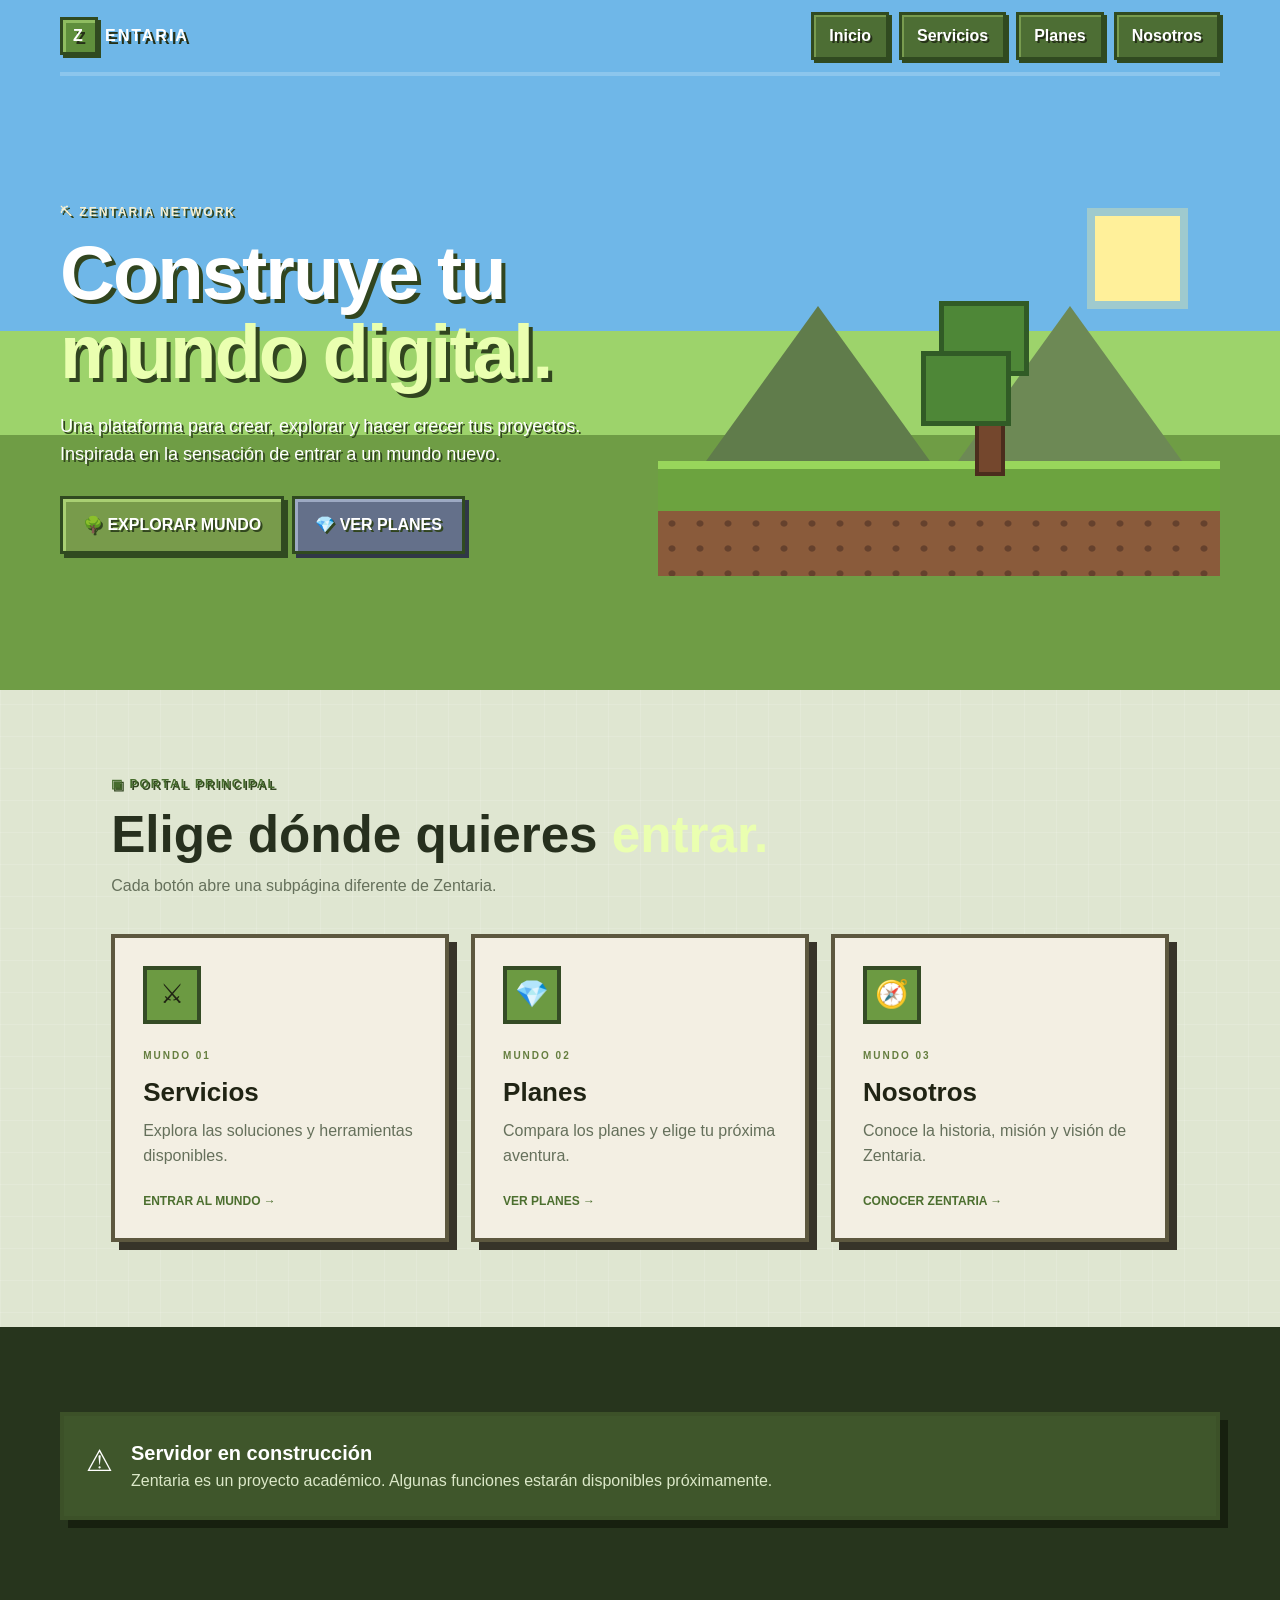
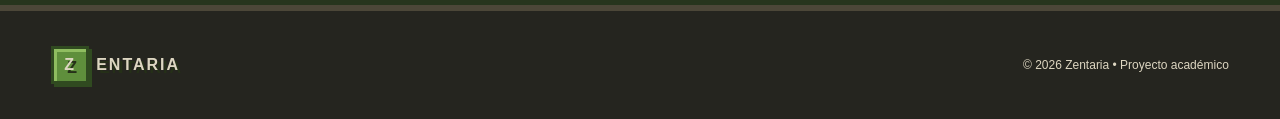
<file: index.html>
<!doctype html><html lang="es"><head><meta charset="UTF-8"><meta name="viewport" content="width=device-width,initial-scale=1"><title>Zentaria • Mundo Digital</title><link rel="stylesheet" href="style.css"></head><body class="mc"><header class="hero-wrap"><nav><a class="logo" href="index.html"><b>Z</b>ENTARIA</a><button id="menu">☰</button><div id="links"><a href="index.html">Inicio</a><a href="servidores.html">Servicios</a><a href="planes.html">Planes</a><a href="nosotros.html">Nosotros</a></div></nav><section class="hero"><div><p class="eyebrow">⛏ ZENTARIA NETWORK</p><h1>Construye tu <span>mundo digital.</span></h1><p class="lead">Una plataforma para crear, explorar y hacer crecer tus proyectos. Inspirada en la sensación de entrar a un mundo nuevo.</p><a class="mc-btn" href="servidores.html">🌳 EXPLORAR MUNDO</a><a class="mc-btn secondary" href="planes.html">💎 VER PLANES</a></div><div class="minecraft-scene"><div class="sun"></div><div class="mountain m1"></div><div class="mountain m2"></div><div class="grass"></div><div class="dirt"></div><div class="tree"><i></i><b></b></div></div></section></header><main><section class="section"><p class="eyebrow green">▣ PORTAL PRINCIPAL</p><h2>Elige dónde quieres <span>entrar.</span></h2><p class="muted">Cada botón abre una subpágina diferente de Zentaria.</p><div class="world-grid"><a class="world-card" href="servidores.html"><span>⚔</span><small>MUNDO 01</small><h3>Servicios</h3><p>Explora las soluciones y herramientas disponibles.</p><b>ENTRAR AL MUNDO →</b></a><a class="world-card" href="planes.html"><span>💎</span><small>MUNDO 02</small><h3>Planes</h3><p>Compara los planes y elige tu próxima aventura.</p><b>VER PLANES →</b></a><a class="world-card" href="nosotros.html"><span>🧭</span><small>MUNDO 03</small><h3>Nosotros</h3><p>Conoce la historia, misión y visión de Zentaria.</p><b>CONOCER ZENTARIA →</b></a></div></section><section class="section dark-panel"><div class="notice"><span>⚠</span><div><strong>Servidor en construcción</strong><p>Zentaria es un proyecto académico. Algunas funciones estarán disponibles próximamente.</p></div></div></section></main><footer><span class="logo"><b>Z</b>ENTARIA</span><p>© 2026 Zentaria • Proyecto académico</p></footer><script src="script.js"></script></body></html>
</file>
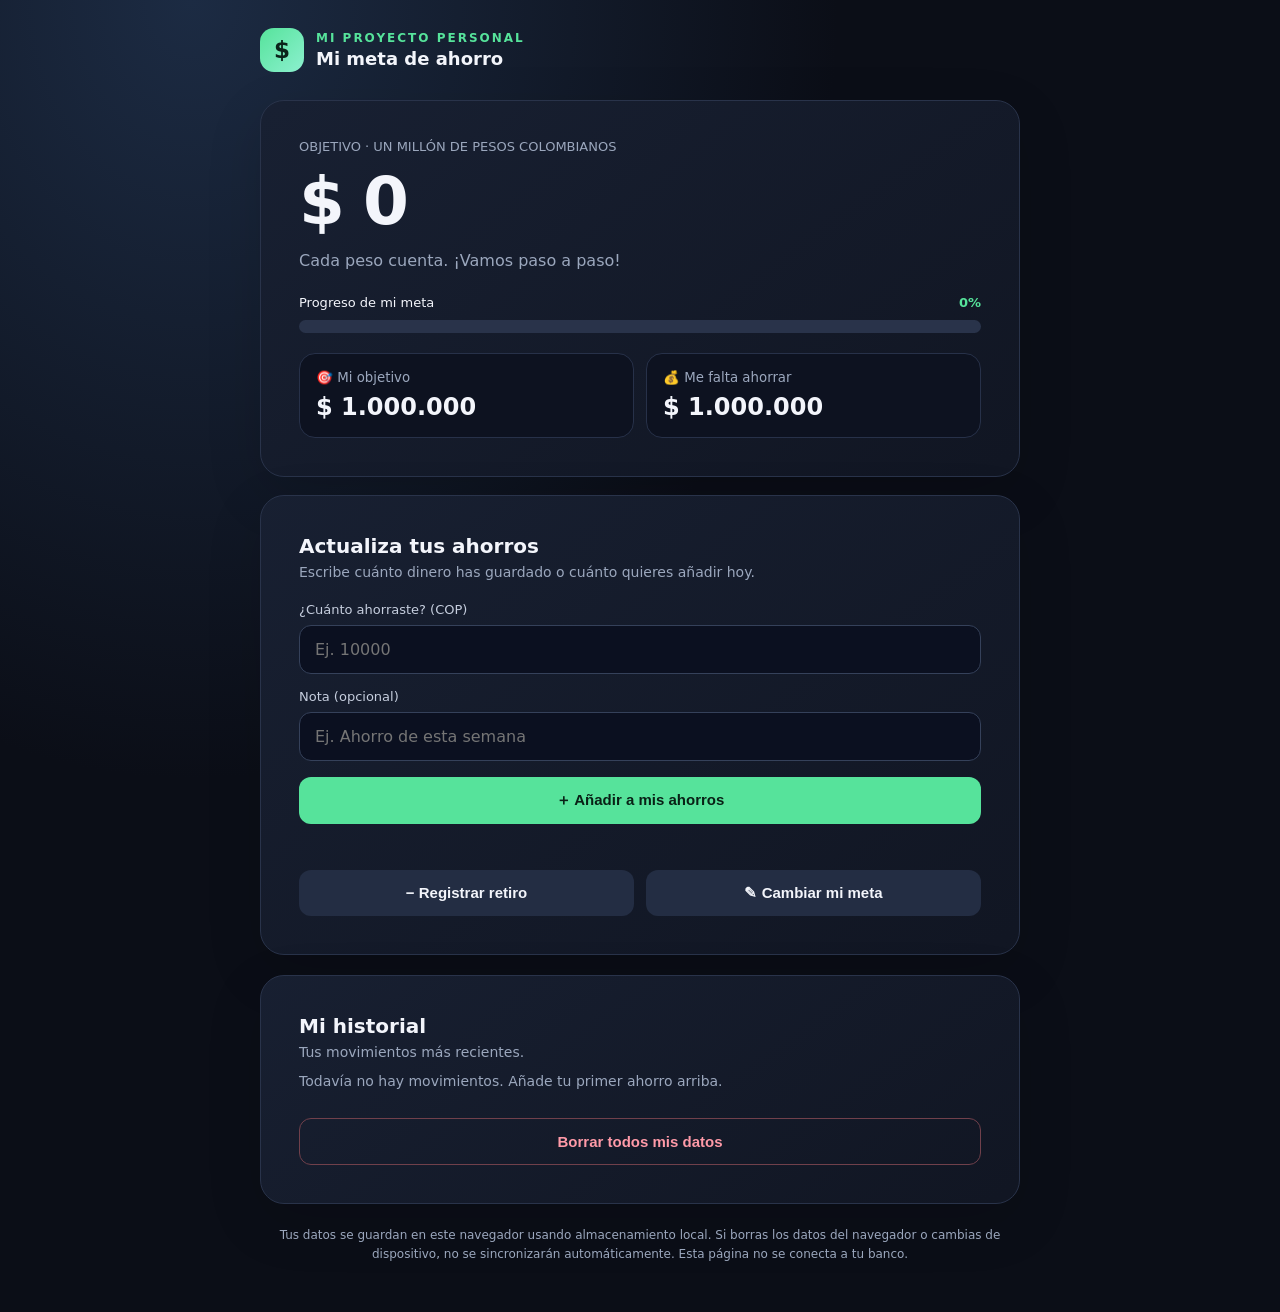
<file: ahorro.html>
<!DOCTYPE html>
<html lang="es">
<head>
<meta charset="UTF-8">
<meta name="viewport" content="width=device-width, initial-scale=1">
<meta name="theme-color" content="#10131f">
<title>Mi meta de ahorro | $1.000.000</title>
<style>
:root{color-scheme:dark;--bg:#0b0e17;--card:#141a29;--line:#29334a;--text:#f3f5fb;--muted:#9ba7bd;--green:#56e39b;--blue:#7b9cff}
*{box-sizing:border-box}body{margin:0;min-height:100vh;background:radial-gradient(ellipse at 15% 0%,#1c2b43 0,transparent 42%),var(--bg);font-family:Inter,system-ui,-apple-system,Segoe UI,sans-serif;color:var(--text);padding:28px 16px 48px}.wrap{max-width:760px;margin:auto}.top{display:flex;align-items:center;gap:12px;margin-bottom:28px}.logo{width:44px;height:44px;border-radius:14px;background:linear-gradient(135deg,var(--green),#8cf0cf);color:#0b241a;display:grid;place-items:center;font-weight:900;font-size:23px}.tag{font-size:12px;letter-spacing:2px;color:var(--green);font-weight:800}.top h1{font-size:18px;margin:3px 0 0}.hero,.panel{background:linear-gradient(145deg,rgba(24,32,50,.97),rgba(17,22,35,.97));border:1px solid var(--line);border-radius:24px;padding:clamp(22px,5vw,38px);box-shadow:0 18px 55px #0002}.eyebrow{color:var(--muted);font-size:13px;margin:0 0 12px}.big{font-size:clamp(38px,9vw,66px);font-weight:850;letter-spacing:-2.5px;margin:0;line-height:1.1;overflow-wrap:anywhere}.big span{color:var(--green)}.sub{color:var(--muted);margin:12px 0 25px}.bar-head{display:flex;justify-content:space-between;gap:10px;font-size:13px;margin-bottom:10px}.bar-head span:last-child{color:var(--green);font-weight:800}.bar{height:13px;background:#29334a;border-radius:99px;overflow:hidden}.fill{height:100%;width:0;background:linear-gradient(90deg,#36c987,var(--green));border-radius:99px;transition:width .35s}.stats{display:grid;grid-template-columns:1fr 1fr;gap:12px;margin-top:20px}.stat{background:#0d1220;border:1px solid #273149;border-radius:16px;padding:16px}.stat small{color:var(--muted);display:block;margin-bottom:8px}.stat strong{font-size:clamp(17px,4vw,24px);overflow-wrap:anywhere}.panel{margin-top:18px}.panel h2{font-size:20px;margin:0 0 6px}.desc{color:var(--muted);font-size:14px;margin:0 0 22px}.label{display:block;font-size:13px;color:#c6cede;margin:15px 0 8px}input{width:100%;border:1px solid #35415a;background:#0b1020;color:var(--text);border-radius:12px;padding:14px 15px;font:inherit;outline:none}input:focus{border-color:var(--green);box-shadow:0 0 0 3px #56e39b20}.row{display:grid;grid-template-columns:1fr 1fr;gap:12px}.btn{width:100%;border:0;border-radius:12px;padding:14px 16px;margin-top:16px;background:var(--green);color:#092116;font-weight:850;font-size:15px;cursor:pointer}.btn:hover{filter:brightness(1.06)}.secondary{background:#232d43;color:var(--text)}.danger{background:transparent;border:1px solid #70404b;color:#ff9aa8}.history{margin-top:20px}.history-head{display:flex;justify-content:space-between;align-items:center;gap:10px}.history-head h3{font-size:16px}.history-list{list-style:none;padding:0;margin:0}.history-list li{display:flex;justify-content:space-between;gap:12px;padding:13px 0;border-bottom:1px solid #29334a;font-size:14px}.history-list li:last-child{border-bottom:0}.positive{color:var(--green)}.negative{color:#ff9aa8}.empty{color:var(--muted);font-size:14px;padding:12px 0}.note{color:var(--muted);font-size:12px;line-height:1.6;text-align:center;margin:22px 8px 0}.toast{min-height:20px;color:var(--green);font-size:13px;margin-top:10px}@media(max-width:480px){body{padding:20px 12px}.row{grid-template-columns:1fr}.hero,.panel{border-radius:19px}.stats{gap:9px}.stat{padding:13px}}
</style>
</head>
<body>
<div class="wrap">
<header class="top"><div class="logo">$</div><div><div class="tag">MI PROYECTO PERSONAL</div><h1>Mi meta de ahorro</h1></div></header>
<main>
<section class="hero">
<p class="eyebrow">OBJETIVO · UN MILLÓN DE PESOS COLOMBIANOS</p>
<p class="big" id="savedBig">$0</p>
<p class="sub" id="motivational">Cada peso cuenta. ¡Vamos paso a paso!</p>
<div class="bar-head"><span>Progreso de mi meta</span><span id="percent">0%</span></div>
<div class="bar" role="progressbar" aria-label="Progreso de ahorro" aria-valuemin="0" aria-valuemax="100" aria-valuenow="0" id="progress"><div class="fill" id="fill"></div></div>
<div class="stats"><div class="stat"><small>🎯 Mi objetivo</small><strong id="goalLabel">$1.000.000</strong></div><div class="stat"><small>💰 Me falta ahorrar</small><strong id="remaining">$1.000.000</strong></div></div>
</section>
<section class="panel">
<h2>Actualiza tus ahorros</h2><p class="desc">Escribe cuánto dinero has guardado o cuánto quieres añadir hoy.</p>
<form id="addForm"><label class="label" for="amount">¿Cuánto ahorraste? (COP)</label><input id="amount" type="number" min="1" step="1" placeholder="Ej. 10000" required><label class="label" for="description">Nota (opcional)</label><input id="description" type="text" maxlength="80" placeholder="Ej. Ahorro de esta semana"><button class="btn" type="submit">＋ Añadir a mis ahorros</button></form>
<div class="toast" id="toast" role="status"></div>
<div class="row"><button class="btn secondary" id="withdrawBtn" type="button">− Registrar retiro</button><button class="btn secondary" id="goalBtn" type="button">✎ Cambiar mi meta</button></div>
</section>
<section class="panel history"><div class="history-head"><div><h2>Mi historial</h2><p class="desc" style="margin-bottom:0">Tus movimientos más recientes.</p></div></div><ul class="history-list" id="history"></ul><button class="btn danger" id="resetBtn" type="button">Borrar todos mis datos</button></section>
</main>
<p class="note">Tus datos se guardan en este navegador usando almacenamiento local. Si borras los datos del navegador o cambias de dispositivo, no se sincronizarán automáticamente. Esta página no se conecta a tu banco.</p>
</div>
<script>
const DEFAULT_GOAL=1000000, KEY='miMetaAhorroV1';
const money=n=>new Intl.NumberFormat('es-CO',{style:'currency',currency:'COP',maximumFractionDigits:0}).format(n);
let state;
try{state=JSON.parse(localStorage.getItem(KEY))}catch(e){state=null}
if(!state||typeof state!=='object')state={saved:0,goal:DEFAULT_GOAL,history:[]};
state.saved=Math.max(0,Number(state.saved)||0);state.goal=Math.max(1,Number(state.goal)||DEFAULT_GOAL);if(!Array.isArray(state.history))state.history=[];
const $=id=>document.getElementById(id);
function persist(){localStorage.setItem(KEY,JSON.stringify(state));render()}
function render(){
 const pct=Math.min(100,state.saved/state.goal*100),left=Math.max(0,state.goal-state.saved);
 $('savedBig').textContent=money(state.saved);$('goalLabel').textContent=money(state.goal);$('remaining').textContent=money(left);$('percent').textContent=pct.toLocaleString('es-CO',{maximumFractionDigits:1})+'%';$('fill').style.width=pct+'%';$('progress').setAttribute('aria-valuenow',Math.round(pct));
 $('motivational').textContent=state.saved>=state.goal?'¡LO LOGRASTE! Alcanzaste tu meta de ahorro. 🎉':state.saved===0?'Cada peso cuenta. ¡Vamos paso a paso!':'¡Vas muy bien! Sigue así, cada ahorro te acerca a tu meta.';
 const list=$('history');list.innerHTML='';
 if(!state.history.length){const li=document.createElement('li');li.className='empty';li.textContent='Todavía no hay movimientos. Añade tu primer ahorro arriba.';list.appendChild(li);return}
 state.history.slice(0,12).forEach(item=>{const li=document.createElement('li'),left=document.createElement('span'),right=document.createElement('strong');left.textContent=item.note+' · '+item.date;right.textContent=(item.type==='add'?'+':'−')+money(item.amount);right.className=item.type==='add'?'positive':'negative';li.append(left,right);list.appendChild(li)});
}
function notify(msg){$('toast').textContent=msg;setTimeout(()=>$('toast').textContent='',3500)}
function movement(type,amount,note){if(!Number.isFinite(amount)||amount<=0){notify('Escribe una cantidad válida.');return}if(type==='withdraw'&&amount>state.saved){notify('No puedes retirar más de lo que has ahorrado.');return}state.saved+=type==='add'?amount:-amount;state.history.unshift({type,amount,note:note|| (type==='add'?'Ahorro añadido':'Retiro'),date:new Date().toLocaleDateString('es-CO')});state.history=state.history.slice(0,100);persist();notify(type==='add'?'¡Ahorro registrado! Vas por buen camino.':'Retiro registrado.')}
$('addForm').addEventListener('submit',e=>{e.preventDefault();const amount=Number($('amount').value);movement('add',amount,$('description').value.trim()||'Ahorro añadido');$('amount').value='';$('description').value=''});
$('withdrawBtn').addEventListener('click',()=>{const raw=prompt('¿Cuánto dinero retiraste? Escribe la cantidad en pesos, sin puntos.');if(raw===null)return;const amount=Number(raw);if(!Number.isFinite(amount)||amount<=0){notify('Escribe una cantidad válida.');return}if(amount>state.saved){notify('No puedes retirar más de lo que has ahorrado.');return}const note=prompt('¿Quieres añadir una nota para este retiro?','Retiro')||'Retiro';movement('withdraw',amount,note.trim())});
$('goalBtn').addEventListener('click',()=>{const raw=prompt('¿Cuál será tu nueva meta en pesos colombianos?',String(state.goal));if(raw===null)return;const goal=Number(raw);if(!Number.isFinite(goal)||goal<=0){notify('La meta debe ser mayor que cero.');return}state.goal=Math.round(goal);persist();notify('Tu meta fue actualizada.')});
$('resetBtn').addEventListener('click',()=>{if(!confirm('¿Seguro que quieres borrar tu ahorro y todo el historial? Esta acción no se puede deshacer.'))return;state={saved:0,goal:DEFAULT_GOAL,history:[]};persist();notify('Tus datos se reiniciaron.')});
render();
</script>
</body>
</html>
</file>
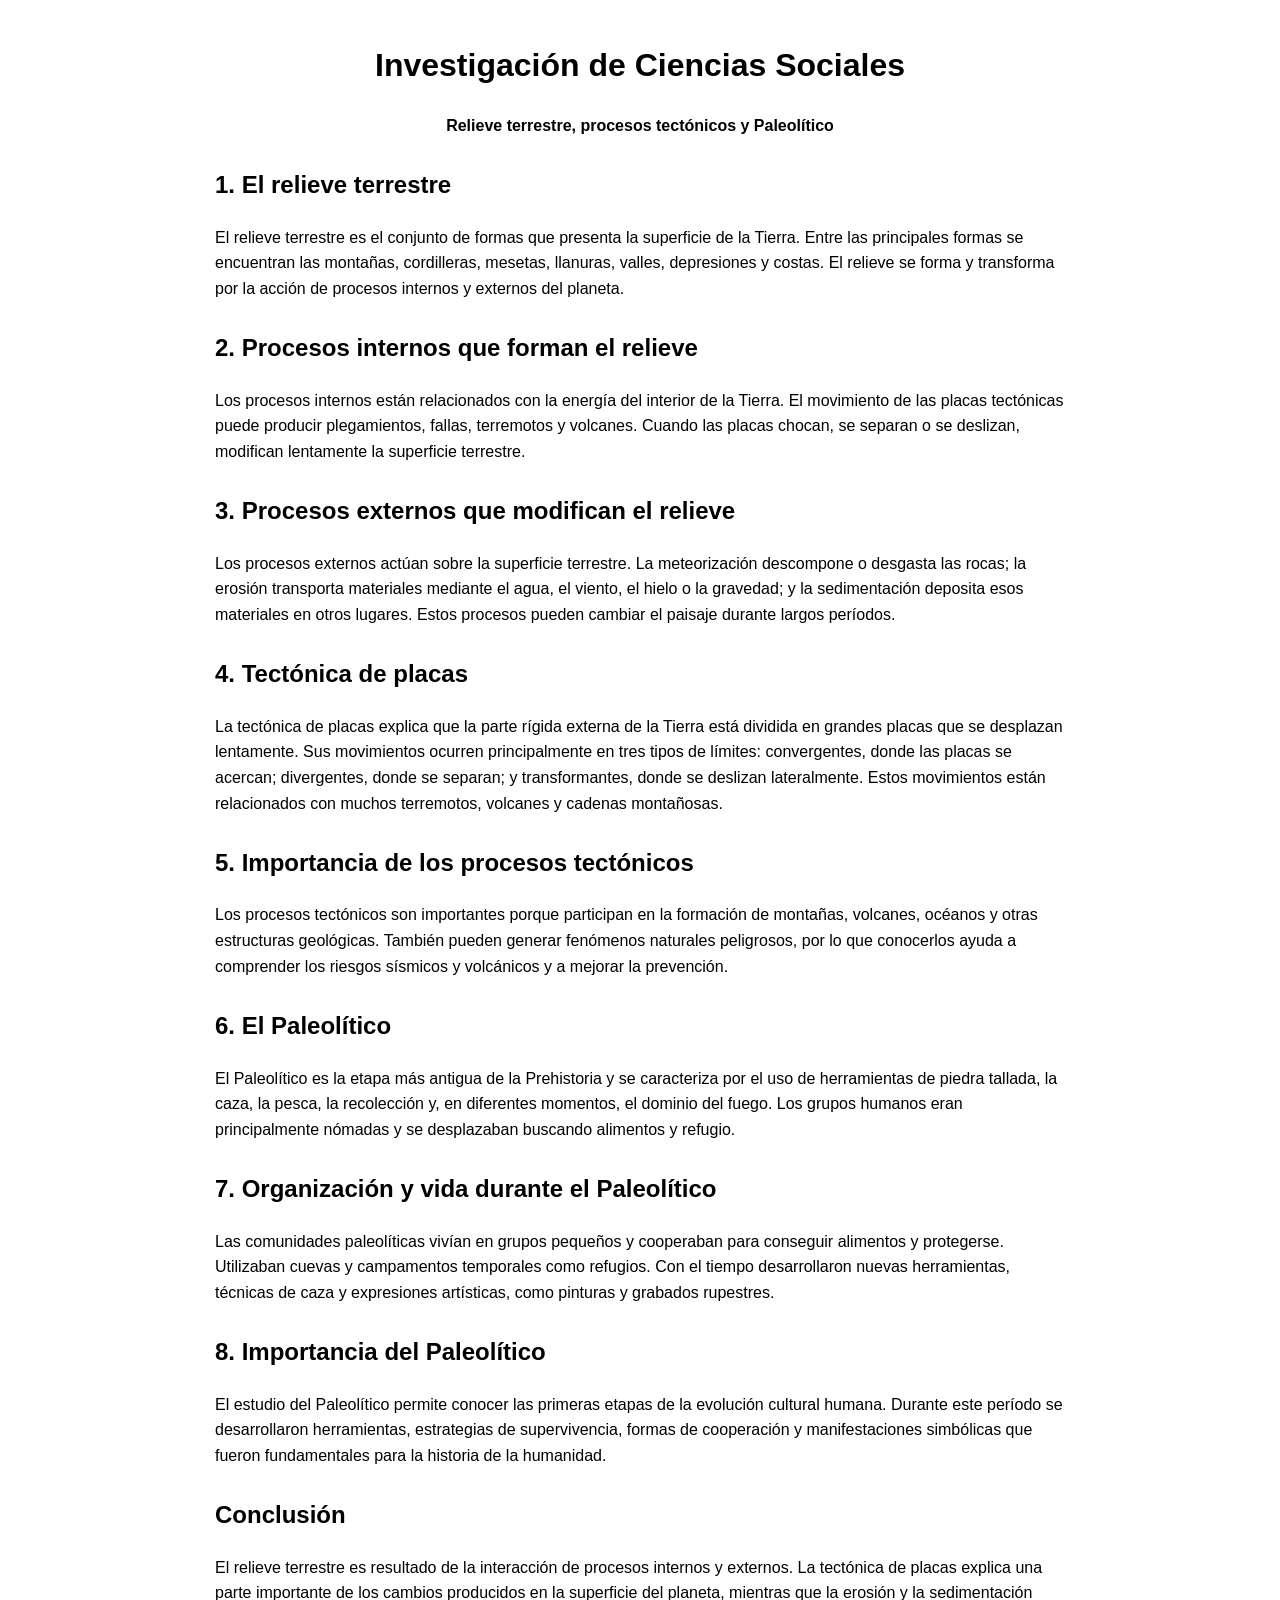
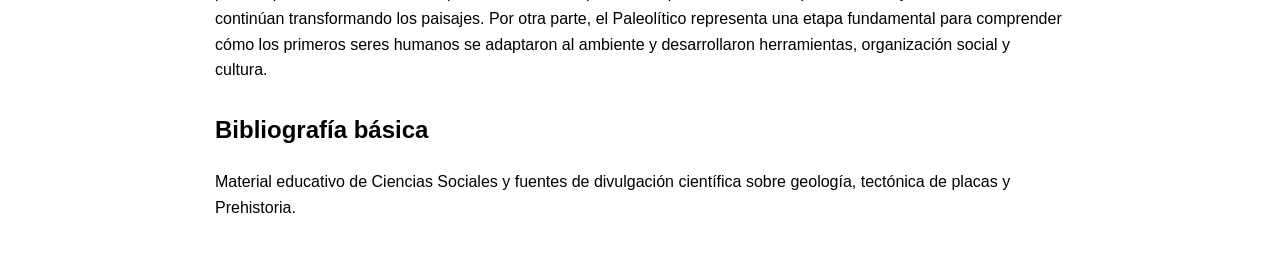
<file: Investigacion_Relieve_Procesos_Tectonicos_Paleolitico.html>
<!doctype html><html lang="es"><head><meta charset="utf-8"><title>Investigación de Ciencias Sociales</title><style>body{font-family:Arial,sans-serif;max-width:850px;margin:40px auto;line-height:1.6}h1{text-align:center}h2{margin-top:28px}</style></head><body><h1>Investigación de Ciencias Sociales</h1><p style="text-align:center"><b>Relieve terrestre, procesos tectónicos y Paleolítico</b></p><h2>1. El relieve terrestre</h2><p>El relieve terrestre es el conjunto de formas que presenta la superficie de la Tierra. Entre las principales formas se encuentran las montañas, cordilleras, mesetas, llanuras, valles, depresiones y costas. El relieve se forma y transforma por la acción de procesos internos y externos del planeta.</p><h2>2. Procesos internos que forman el relieve</h2><p>Los procesos internos están relacionados con la energía del interior de la Tierra. El movimiento de las placas tectónicas puede producir plegamientos, fallas, terremotos y volcanes. Cuando las placas chocan, se separan o se deslizan, modifican lentamente la superficie terrestre.</p><h2>3. Procesos externos que modifican el relieve</h2><p>Los procesos externos actúan sobre la superficie terrestre. La meteorización descompone o desgasta las rocas; la erosión transporta materiales mediante el agua, el viento, el hielo o la gravedad; y la sedimentación deposita esos materiales en otros lugares. Estos procesos pueden cambiar el paisaje durante largos períodos.</p><h2>4. Tectónica de placas</h2><p>La tectónica de placas explica que la parte rígida externa de la Tierra está dividida en grandes placas que se desplazan lentamente. Sus movimientos ocurren principalmente en tres tipos de límites: convergentes, donde las placas se acercan; divergentes, donde se separan; y transformantes, donde se deslizan lateralmente. Estos movimientos están relacionados con muchos terremotos, volcanes y cadenas montañosas.</p><h2>5. Importancia de los procesos tectónicos</h2><p>Los procesos tectónicos son importantes porque participan en la formación de montañas, volcanes, océanos y otras estructuras geológicas. También pueden generar fenómenos naturales peligrosos, por lo que conocerlos ayuda a comprender los riesgos sísmicos y volcánicos y a mejorar la prevención.</p><h2>6. El Paleolítico</h2><p>El Paleolítico es la etapa más antigua de la Prehistoria y se caracteriza por el uso de herramientas de piedra tallada, la caza, la pesca, la recolección y, en diferentes momentos, el dominio del fuego. Los grupos humanos eran principalmente nómadas y se desplazaban buscando alimentos y refugio.</p><h2>7. Organización y vida durante el Paleolítico</h2><p>Las comunidades paleolíticas vivían en grupos pequeños y cooperaban para conseguir alimentos y protegerse. Utilizaban cuevas y campamentos temporales como refugios. Con el tiempo desarrollaron nuevas herramientas, técnicas de caza y expresiones artísticas, como pinturas y grabados rupestres.</p><h2>8. Importancia del Paleolítico</h2><p>El estudio del Paleolítico permite conocer las primeras etapas de la evolución cultural humana. Durante este período se desarrollaron herramientas, estrategias de supervivencia, formas de cooperación y manifestaciones simbólicas que fueron fundamentales para la historia de la humanidad.</p><h2>Conclusión</h2><p>El relieve terrestre es resultado de la interacción de procesos internos y externos. La tectónica de placas explica una parte importante de los cambios producidos en la superficie del planeta, mientras que la erosión y la sedimentación continúan transformando los paisajes. Por otra parte, el Paleolítico representa una etapa fundamental para comprender cómo los primeros seres humanos se adaptaron al ambiente y desarrollaron herramientas, organización social y cultura.</p><h2>Bibliografía básica</h2><p>Material educativo de Ciencias Sociales y fuentes de divulgación científica sobre geología, tectónica de placas y Prehistoria.</p></body></html>
</file>
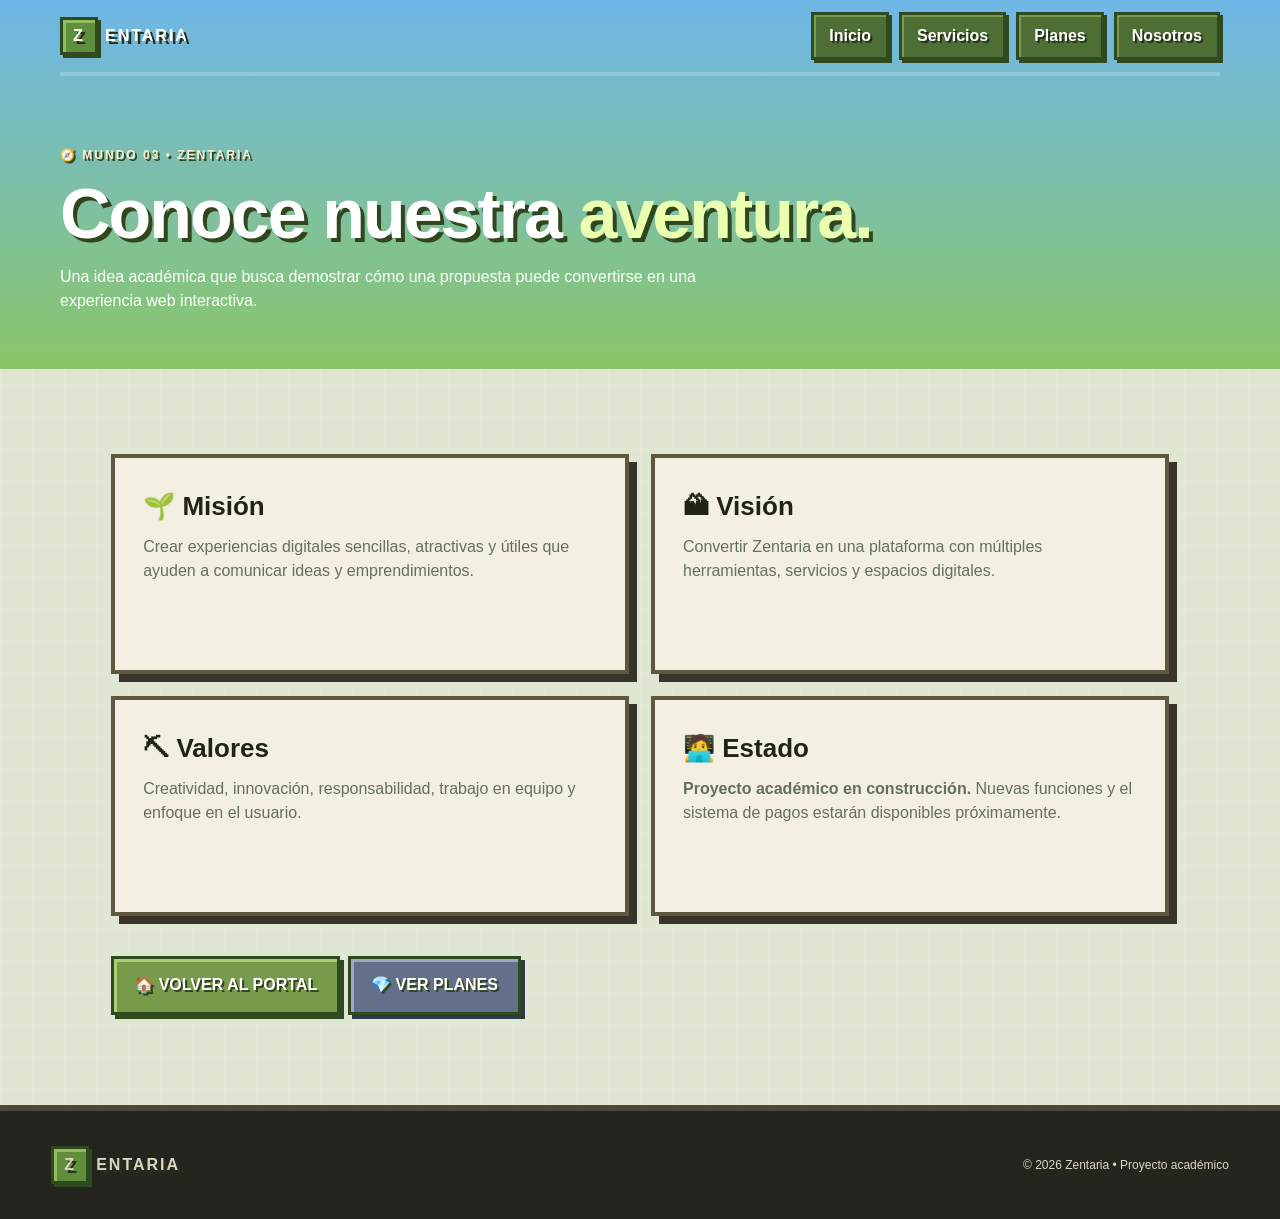
<file: nosotros.html>
<!doctype html><html lang="es"><head><meta charset="UTF-8"><meta name="viewport" content="width=device-width,initial-scale=1"><title>Zentaria • Nosotros</title><link rel="stylesheet" href="style.css"></head><body class="mc"><header class="page-hero"><nav><a class="logo" href="index.html"><b>Z</b>ENTARIA</a><button id="menu">☰</button><div id="links"><a href="index.html">Inicio</a><a href="servidores.html">Servicios</a><a href="planes.html">Planes</a><a href="nosotros.html">Nosotros</a></div></nav><div class="page-title"><p class="eyebrow">🧭 MUNDO 03 • ZENTARIA</p><h1>Conoce nuestra <span>aventura.</span></h1><p>Una idea académica que busca demostrar cómo una propuesta puede convertirse en una experiencia web interactiva.</p></div></header><main><section class="section"><div class="about-columns"><article class="pixel-box"><h3>🌱 Misión</h3><p>Crear experiencias digitales sencillas, atractivas y útiles que ayuden a comunicar ideas y emprendimientos.</p></article><article class="pixel-box"><h3>🏔 Visión</h3><p>Convertir Zentaria en una plataforma con múltiples herramientas, servicios y espacios digitales.</p></article><article class="pixel-box"><h3>⛏ Valores</h3><p>Creatividad, innovación, responsabilidad, trabajo en equipo y enfoque en el usuario.</p></article><article class="pixel-box"><h3>🧑‍💻 Estado</h3><p><b>Proyecto académico en construcción.</b> Nuevas funciones y el sistema de pagos estarán disponibles próximamente.</p></article></div><div style="margin-top:35px"><a class="mc-btn" href="index.html">🏠 VOLVER AL PORTAL</a><a class="mc-btn secondary" href="planes.html">💎 VER PLANES</a></div></section></main><footer><span class="logo"><b>Z</b>ENTARIA</span><p>© 2026 Zentaria • Proyecto académico</p></footer><script src="script.js"></script></body></html>
</file>
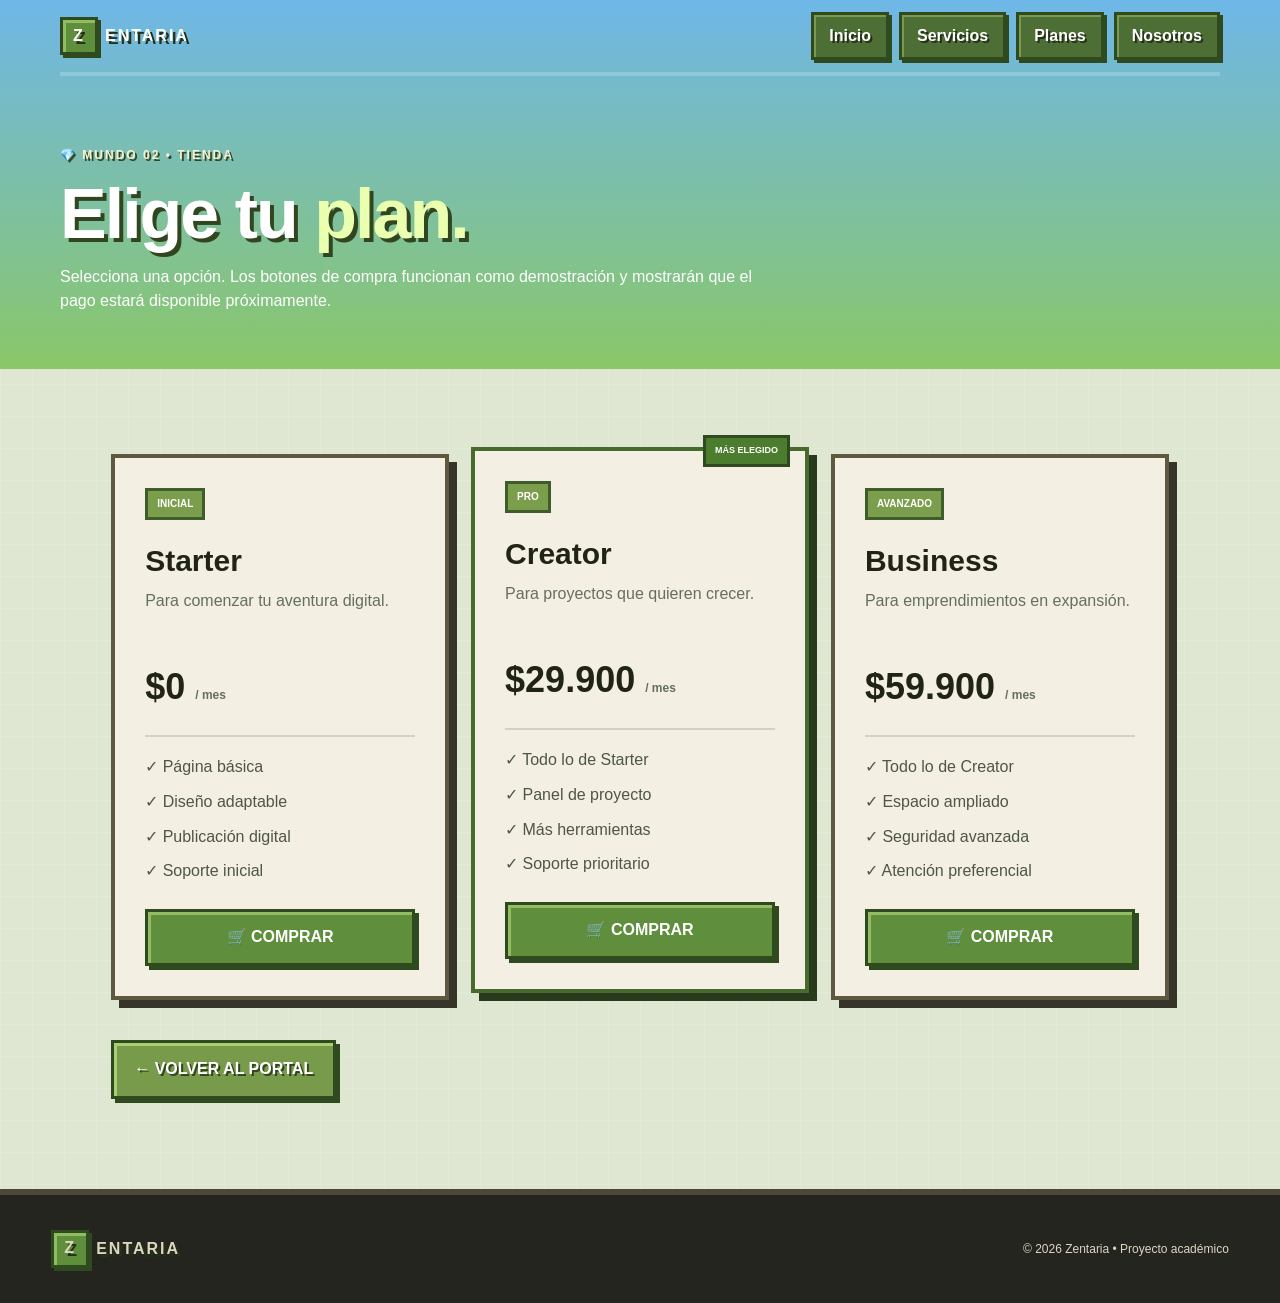
<file: planes.html>
<!doctype html><html lang="es"><head><meta charset="UTF-8"><meta name="viewport" content="width=device-width,initial-scale=1"><title>Zentaria • Planes</title><link rel="stylesheet" href="style.css"></head><body class="mc"><header class="page-hero"><nav><a class="logo" href="index.html"><b>Z</b>ENTARIA</a><button id="menu">☰</button><div id="links"><a href="index.html">Inicio</a><a href="servidores.html">Servicios</a><a href="planes.html">Planes</a><a href="nosotros.html">Nosotros</a></div></nav><div class="page-title"><p class="eyebrow">💎 MUNDO 02 • TIENDA</p><h1>Elige tu <span>plan.</span></h1><p>Selecciona una opción. Los botones de compra funcionan como demostración y mostrarán que el pago estará disponible próximamente.</p></div></header><main><section class="section"><div class="price-grid"><article class="price"><span class="tag">INICIAL</span><h3>Starter</h3><p>Para comenzar tu aventura digital.</p><strong>$0 <small>/ mes</small></strong><ul><li>✓ Página básica</li><li>✓ Diseño adaptable</li><li>✓ Publicación digital</li><li>✓ Soporte inicial</li></ul><button class="buy" data-plan="Starter">🛒 COMPRAR</button></article><article class="price featured"><span class="popular">MÁS ELEGIDO</span><span class="tag">PRO</span><h3>Creator</h3><p>Para proyectos que quieren crecer.</p><strong>$29.900 <small>/ mes</small></strong><ul><li>✓ Todo lo de Starter</li><li>✓ Panel de proyecto</li><li>✓ Más herramientas</li><li>✓ Soporte prioritario</li></ul><button class="buy" data-plan="Creator">🛒 COMPRAR</button></article><article class="price"><span class="tag">AVANZADO</span><h3>Business</h3><p>Para emprendimientos en expansión.</p><strong>$59.900 <small>/ mes</small></strong><ul><li>✓ Todo lo de Creator</li><li>✓ Espacio ampliado</li><li>✓ Seguridad avanzada</li><li>✓ Atención preferencial</li></ul><button class="buy" data-plan="Business">🛒 COMPRAR</button></article></div><div style="margin-top:35px"><a class="mc-btn" href="index.html">← VOLVER AL PORTAL</a></div></section></main><div class="modal" id="modal"><div class="modal-box"><button class="close" id="close">×</button><p class="eyebrow green">ZENTARIA SHOP</p><h2 id="modalTitle">Pago próximamente</h2><p id="modalText"></p><div class="modal-ui" id="modalUI"></div></div></div><footer><span class="logo"><b>Z</b>ENTARIA</span><p>© 2026 Zentaria • Proyecto académico</p></footer><script src="script.js"></script></body></html>
</file>
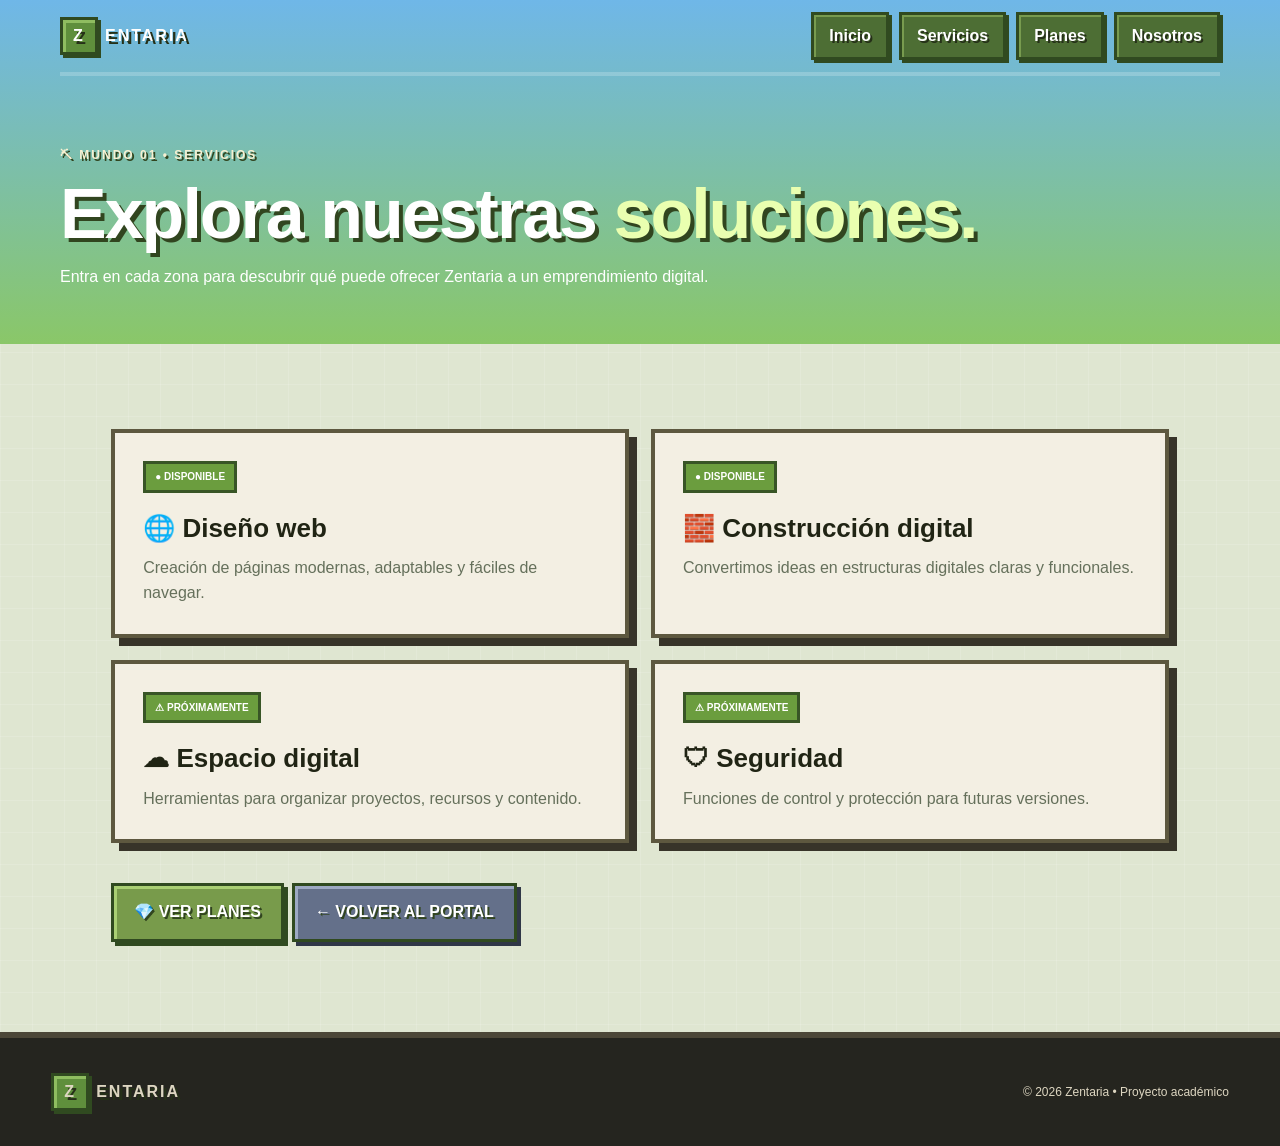
<file: servidores.html>
<!doctype html><html lang="es"><head><meta charset="UTF-8"><meta name="viewport" content="width=device-width,initial-scale=1"><title>Zentaria • Servicios</title><link rel="stylesheet" href="style.css"></head><body class="mc"><header class="page-hero"><nav><a class="logo" href="index.html"><b>Z</b>ENTARIA</a><button id="menu">☰</button><div id="links"><a href="index.html">Inicio</a><a href="servidores.html">Servicios</a><a href="planes.html">Planes</a><a href="nosotros.html">Nosotros</a></div></nav><div class="page-title"><p class="eyebrow">⛏ MUNDO 01 • SERVICIOS</p><h1>Explora nuestras <span>soluciones.</span></h1><p>Entra en cada zona para descubrir qué puede ofrecer Zentaria a un emprendimiento digital.</p></div></header><main><section class="section"><div class="portal-grid"><article class="pixel-box"><span class="server-status">● DISPONIBLE</span><h3>🌐 Diseño web</h3><p>Creación de páginas modernas, adaptables y fáciles de navegar.</p></article><article class="pixel-box"><span class="server-status">● DISPONIBLE</span><h3>🧱 Construcción digital</h3><p>Convertimos ideas en estructuras digitales claras y funcionales.</p></article><article class="pixel-box"><span class="server-status">⚠ PRÓXIMAMENTE</span><h3>☁ Espacio digital</h3><p>Herramientas para organizar proyectos, recursos y contenido.</p></article><article class="pixel-box"><span class="server-status">⚠ PRÓXIMAMENTE</span><h3>🛡 Seguridad</h3><p>Funciones de control y protección para futuras versiones.</p></article></div><div style="margin-top:35px"><a class="mc-btn" href="planes.html">💎 VER PLANES</a><a class="mc-btn secondary" href="index.html">← VOLVER AL PORTAL</a></div></section></main><footer><span class="logo"><b>Z</b>ENTARIA</span><p>© 2026 Zentaria • Proyecto académico</p></footer><script src="script.js"></script></body></html>
</file>
<file: style.css>
*{box-sizing:border-box;margin:0;padding:0}html{scroll-behavior:smooth}body{font-family:Arial,Helvetica,sans-serif;color:#202414;background:#e8e3d4;line-height:1.55}a{text-decoration:none;color:inherit}button{font:inherit}.mc{background:#dfe6d1;background-image:linear-gradient(#ffffff22 1px,transparent 1px),linear-gradient(90deg,#ffffff22 1px,transparent 1px);background-size:32px 32px}.hero-wrap{color:#fff;background:linear-gradient(#6fb7e8 0 48%,#9dd36b 48% 63%,#6f9d45 63% 100%);min-height:690px;position:relative;overflow:hidden}nav{height:76px;width:92%;max-width:1160px;margin:auto;display:flex;align-items:center;justify-content:space-between;border-bottom:4px solid #ffffff33;position:relative;z-index:5}.logo{font-weight:900;letter-spacing:2px;text-shadow:3px 3px #253018}.logo b{display:inline-grid;place-items:center;width:38px;height:38px;margin-right:7px;background:#5f8f3c;border:3px solid #304a20;box-shadow:inset 3px 3px #8fbd60,3px 3px #304a20}#links{display:flex;gap:10px}#links a{background:#4d6e34;border:3px solid #304a20;padding:9px 15px;font-weight:800;text-shadow:2px 2px #253018;box-shadow:inset 2px 2px #789b4f,3px 3px #304a20}#links a:hover{background:#6d9348;transform:translateY(-2px)}#menu{display:none;background:#4d6e34;color:white;border:3px solid #304a20;padding:7px 12px}.hero{width:92%;max-width:1160px;min-height:610px;margin:auto;display:grid;grid-template-columns:1fr 1fr;align-items:center;gap:35px}.eyebrow{font-size:12px;font-weight:900;letter-spacing:2px;color:#f7f0d2;margin-bottom:13px;text-shadow:2px 2px #31451f}.green{color:#466c2d}h1{font-size:clamp(43px,6vw,76px);line-height:1.03;letter-spacing:-2px;text-shadow:4px 4px #31451f}h1 span,h2 span{color:#eaffb0}.lead{max-width:650px;font-size:18px;margin:22px 0;text-shadow:2px 2px #31451f}.mc-btn{display:inline-block;background:#789b4b;border:3px solid #304a20;padding:14px 20px;color:#fff;font-weight:900;text-shadow:2px 2px #31451f;box-shadow:inset 3px 3px #a9cf73,4px 4px #304a20;margin:5px 8px 5px 0}.mc-btn:hover{filter:brightness(1.15);transform:translateY(-2px)}.mc-btn.secondary{background:#64708a;box-shadow:inset 3px 3px #9da9c3,4px 4px #303747}.minecraft-scene{height:390px;position:relative;overflow:hidden}.sun{position:absolute;right:40px;top:30px;width:85px;height:85px;background:#fff09a;box-shadow:0 0 0 8px #fff09a55}.mountain{position:absolute;bottom:90px;width:0;height:0;border-left:130px solid transparent;border-right:130px solid transparent;border-bottom:180px solid #607c4b}.m1{left:30px}.m2{right:20px;border-bottom-color:#6d8955}.grass{position:absolute;bottom:55px;left:0;width:100%;height:60px;background:#6ca33f;border-top:8px solid #98d65b;box-shadow:inset 0 -10px #557f34}.dirt{position:absolute;bottom:0;left:0;width:100%;height:65px;background:#8a5b3b;background-image:radial-gradient(#65412d 3px,transparent 4px);background-size:28px 25px}.tree{position:absolute;bottom:100px;left:50%;width:90px;height:180px}.tree:before{content:"";position:absolute;bottom:0;left:36px;width:22px;height:100px;background:#74472d;border:4px solid #4b2d1d}.tree i,.tree b{position:absolute;display:block;background:#4e8737;border:5px solid #315b26;width:90px;height:75px}.tree i{top:5px}.tree b{top:55px;left:-18px}.section{padding:85px 4%;max-width:1160px;margin:auto}.section h2{font-size:clamp(34px,4vw,55px);line-height:1.08;color:#27301e}.muted{color:#65705b;margin:12px 0 35px}.world-grid{display:grid;grid-template-columns:repeat(3,1fr);gap:22px}.world-card{background:#f3efe3;border:4px solid #5d583f;padding:28px;box-shadow:8px 8px #373429;transition:.2s}.world-card:hover{transform:translateY(-7px);box-shadow:10px 12px #373429}.world-card>span{display:grid;place-items:center;width:58px;height:58px;background:#6c9a42;border:4px solid #344b25;font-size:27px;margin-bottom:18px}.world-card small{font-size:10px;font-weight:900;color:#657e3f;letter-spacing:2px}.world-card h3{font-size:26px;margin:6px 0}.world-card p{color:#65705b;min-height:55px}.world-card>b{display:block;margin-top:18px;color:#4c6f2f;font-size:12px}.dark-panel{max-width:none;background:#27351d;color:white}.notice{max-width:1160px;margin:auto;border:4px solid #3c5128;background:#3f562b;padding:22px;display:flex;gap:18px;box-shadow:8px 8px #17200f}.notice>span{font-size:30px}.notice strong{font-size:20px}.notice p{color:#dbe8c8}footer{background:#25251f;color:#ddd6c1;padding:35px 4%;display:flex;justify-content:space-between;align-items:center;border-top:6px solid #4c4738}footer p{font-size:12px}.page-hero{background:linear-gradient(#6fb7e8,#8ac768);color:white;padding-bottom:55px}.page-title{width:92%;max-width:1160px;margin:70px auto 0}.page-title h1{font-size:clamp(42px,6vw,70px)}.page-title p{max-width:700px;margin-top:15px}.portal-grid{display:grid;grid-template-columns:repeat(2,1fr);gap:22px}.pixel-box{background:#f3efe3;border:4px solid #5d583f;box-shadow:8px 8px #373429;padding:28px}.pixel-box h3{font-size:26px;margin-bottom:8px}.pixel-box p{color:#65705b}.server-status{display:inline-block;background:#6b9d3e;color:white;border:3px solid #385526;padding:5px 9px;font-size:10px;font-weight:900;margin-bottom:15px}.price-grid{display:grid;grid-template-columns:repeat(3,1fr);gap:22px}.price{background:#f3efe3;border:4px solid #5d583f;box-shadow:8px 8px #373429;padding:30px;position:relative}.price.featured{border-color:#466b2c;box-shadow:8px 8px #293b1c;transform:translateY(-7px)}.tag{display:inline-block;background:#7a9e4c;color:white;border:3px solid #405c2b;padding:5px 9px;font-size:10px;font-weight:900}.popular{position:absolute;right:15px;top:-16px;background:#4c7c2d;color:white;border:3px solid #304a20;padding:6px 9px;font-size:9px;font-weight:900}.price h3{font-size:30px;margin:18px 0 5px}.price>p{color:#65705b;min-height:50px}.price>strong{display:block;font-size:36px;margin:20px 0}.price>strong small{font-size:12px;color:#65705b}.price ul{list-style:none;border-top:2px solid #d7d0bf;padding-top:18px;display:grid;gap:10px;color:#4d5742}.buy{width:100%;margin-top:25px;border:3px solid #304a20;padding:13px;background:#5f8f3c;color:white;font-weight:900;cursor:pointer;box-shadow:inset 3px 3px #94bc62,4px 4px #304a20}.buy:hover{filter:brightness(1.12);transform:translateY(-2px)}.modal{position:fixed;inset:0;background:#182014bb;display:none;place-items:center;padding:20px;z-index:50}.modal.show{display:grid}.modal-box{width:min(620px,100%);background:#f3efe3;border:5px solid #5d583f;box-shadow:10px 10px #25251f;padding:35px;position:relative}.close{position:absolute;right:12px;top:10px;border:3px solid #4b4738;background:#7c5b43;color:white;width:36px;height:36px;cursor:pointer;font-weight:900}.modal-box h2{font-size:36px;color:#2d3824;margin-bottom:10px}.modal-box>p:not(.eyebrow){color:#65705b}.modal-ui{margin-top:20px;padding:18px;background:#e3dccb;border:3px solid #827a65}.notice-pay{background:#fff7c7;border:3px solid #a28d37;padding:18px;text-align:center}.notice-pay strong{display:block;color:#725d13;font-size:19px}.mock-row{display:flex;justify-content:space-between;border-bottom:2px solid #c7bfae;padding:10px}.about-columns{display:grid;grid-template-columns:1fr 1fr;gap:22px}.about-columns .pixel-box{min-height:220px}@media(max-width:850px){.hero{grid-template-columns:1fr;padding:65px 0}.minecraft-scene{display:none}.world-grid,.price-grid,.portal-grid,.about-columns{grid-template-columns:1fr}.price.featured{transform:none}}@media(max-width:650px){#menu{display:block}#links{display:none;position:absolute;right:4%;top:70px;flex-direction:column;background:#3d582b;padding:12px;z-index:20}#links.open{display:flex}.section{padding:65px 5%}.page-title{margin-top:50px}footer{flex-direction:column;align-items:flex-start;gap:15px}}
</file>
